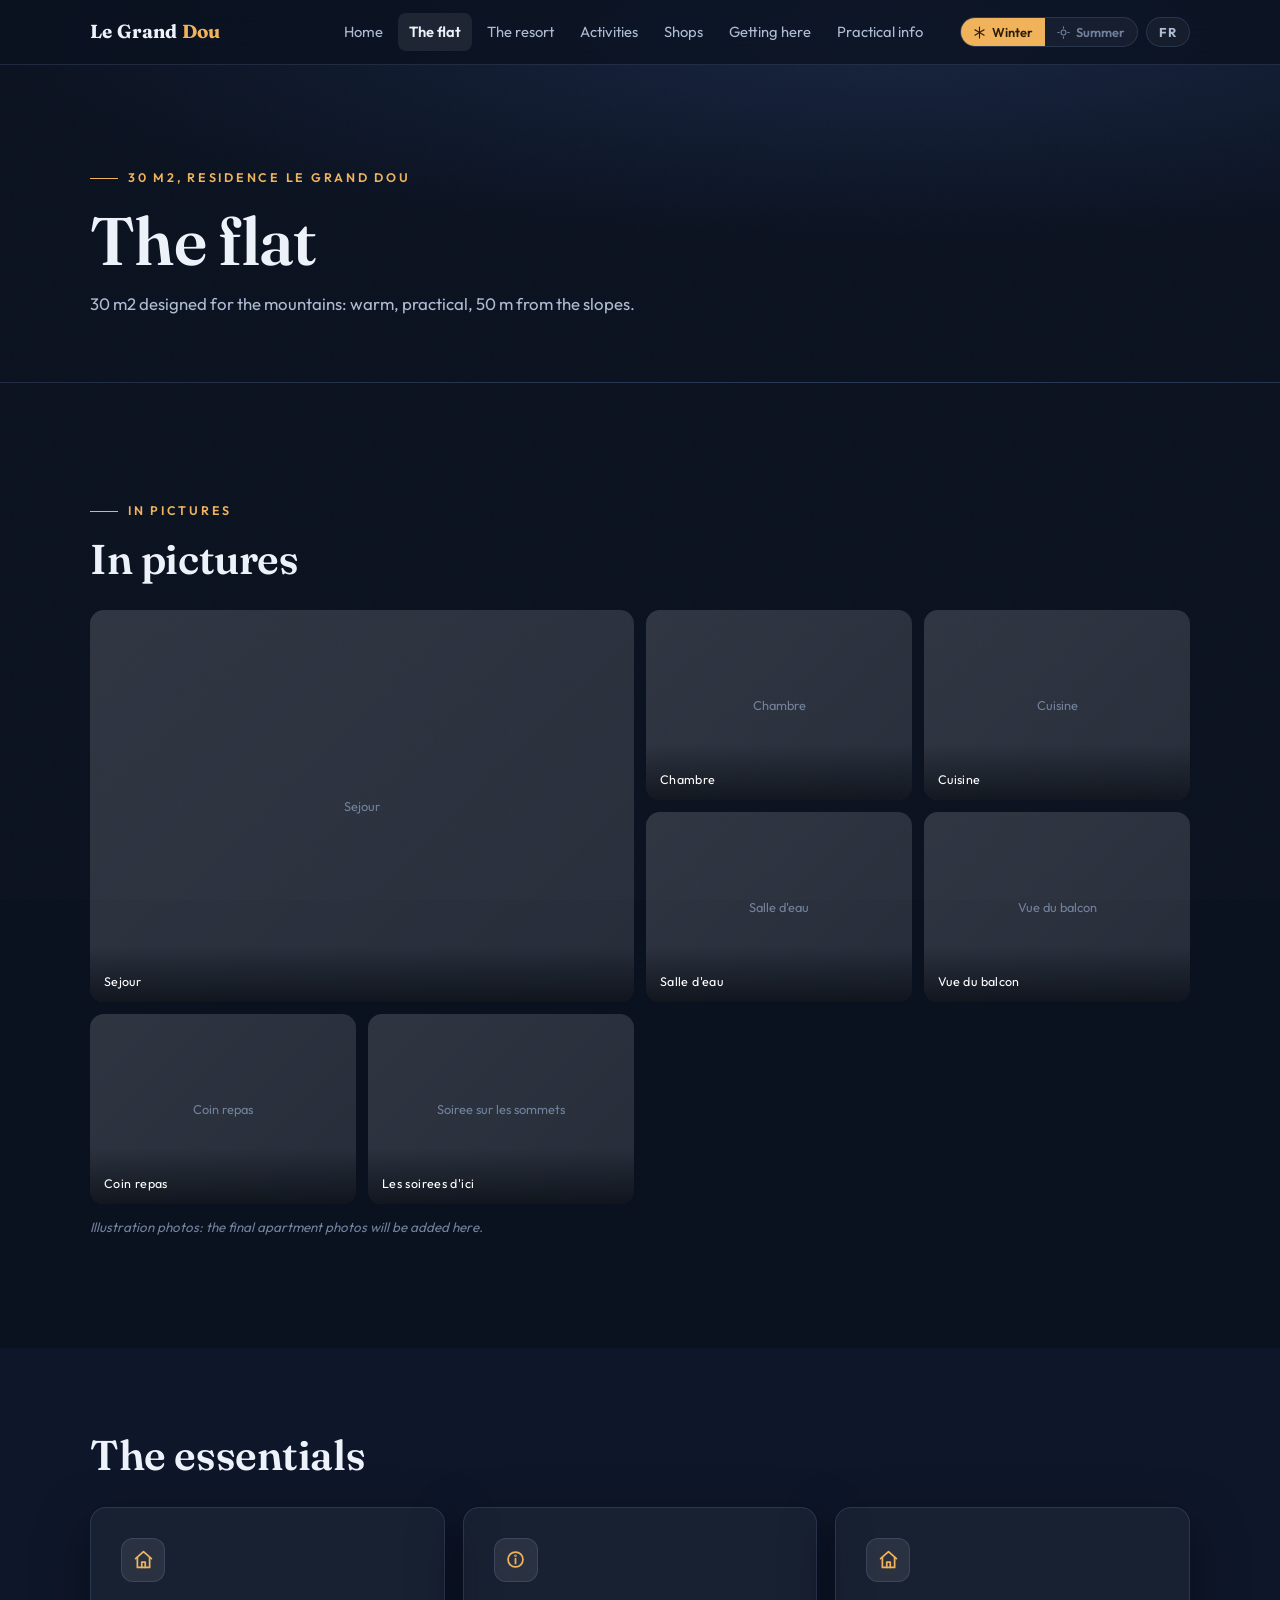
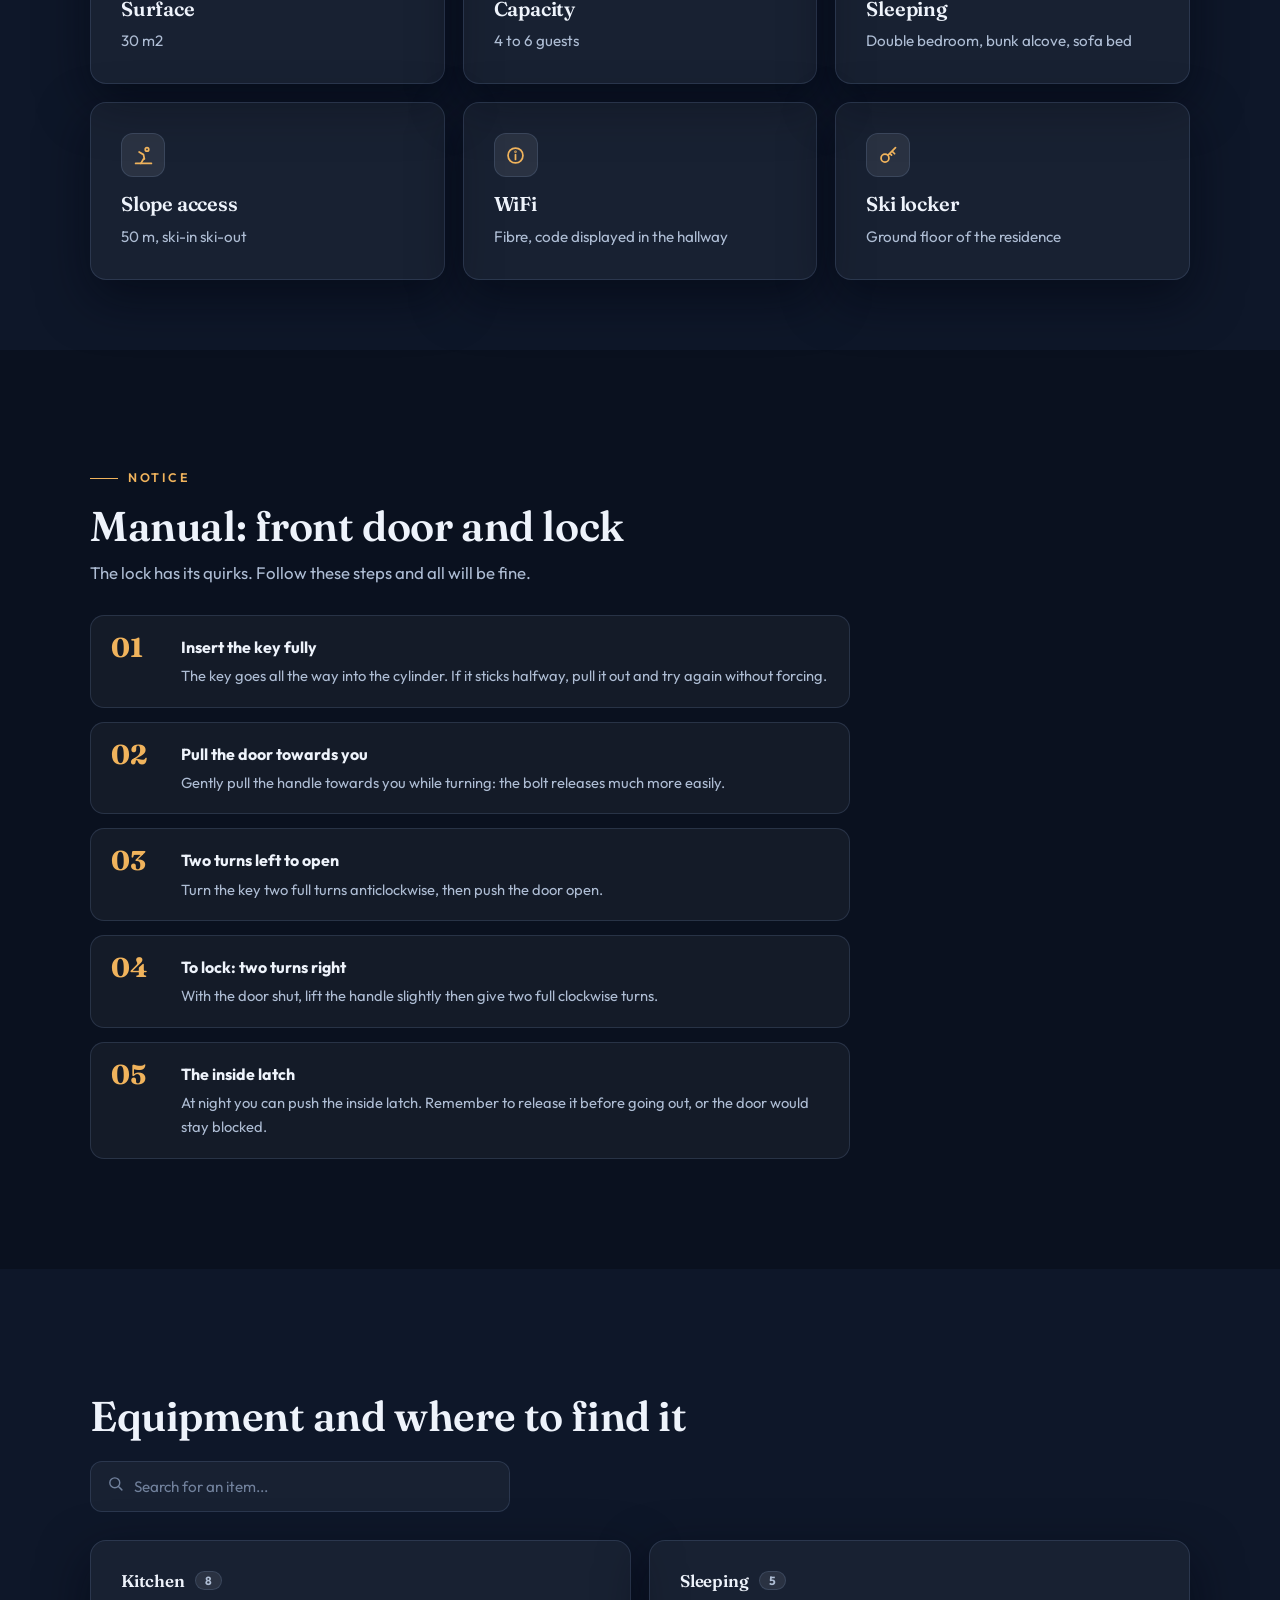
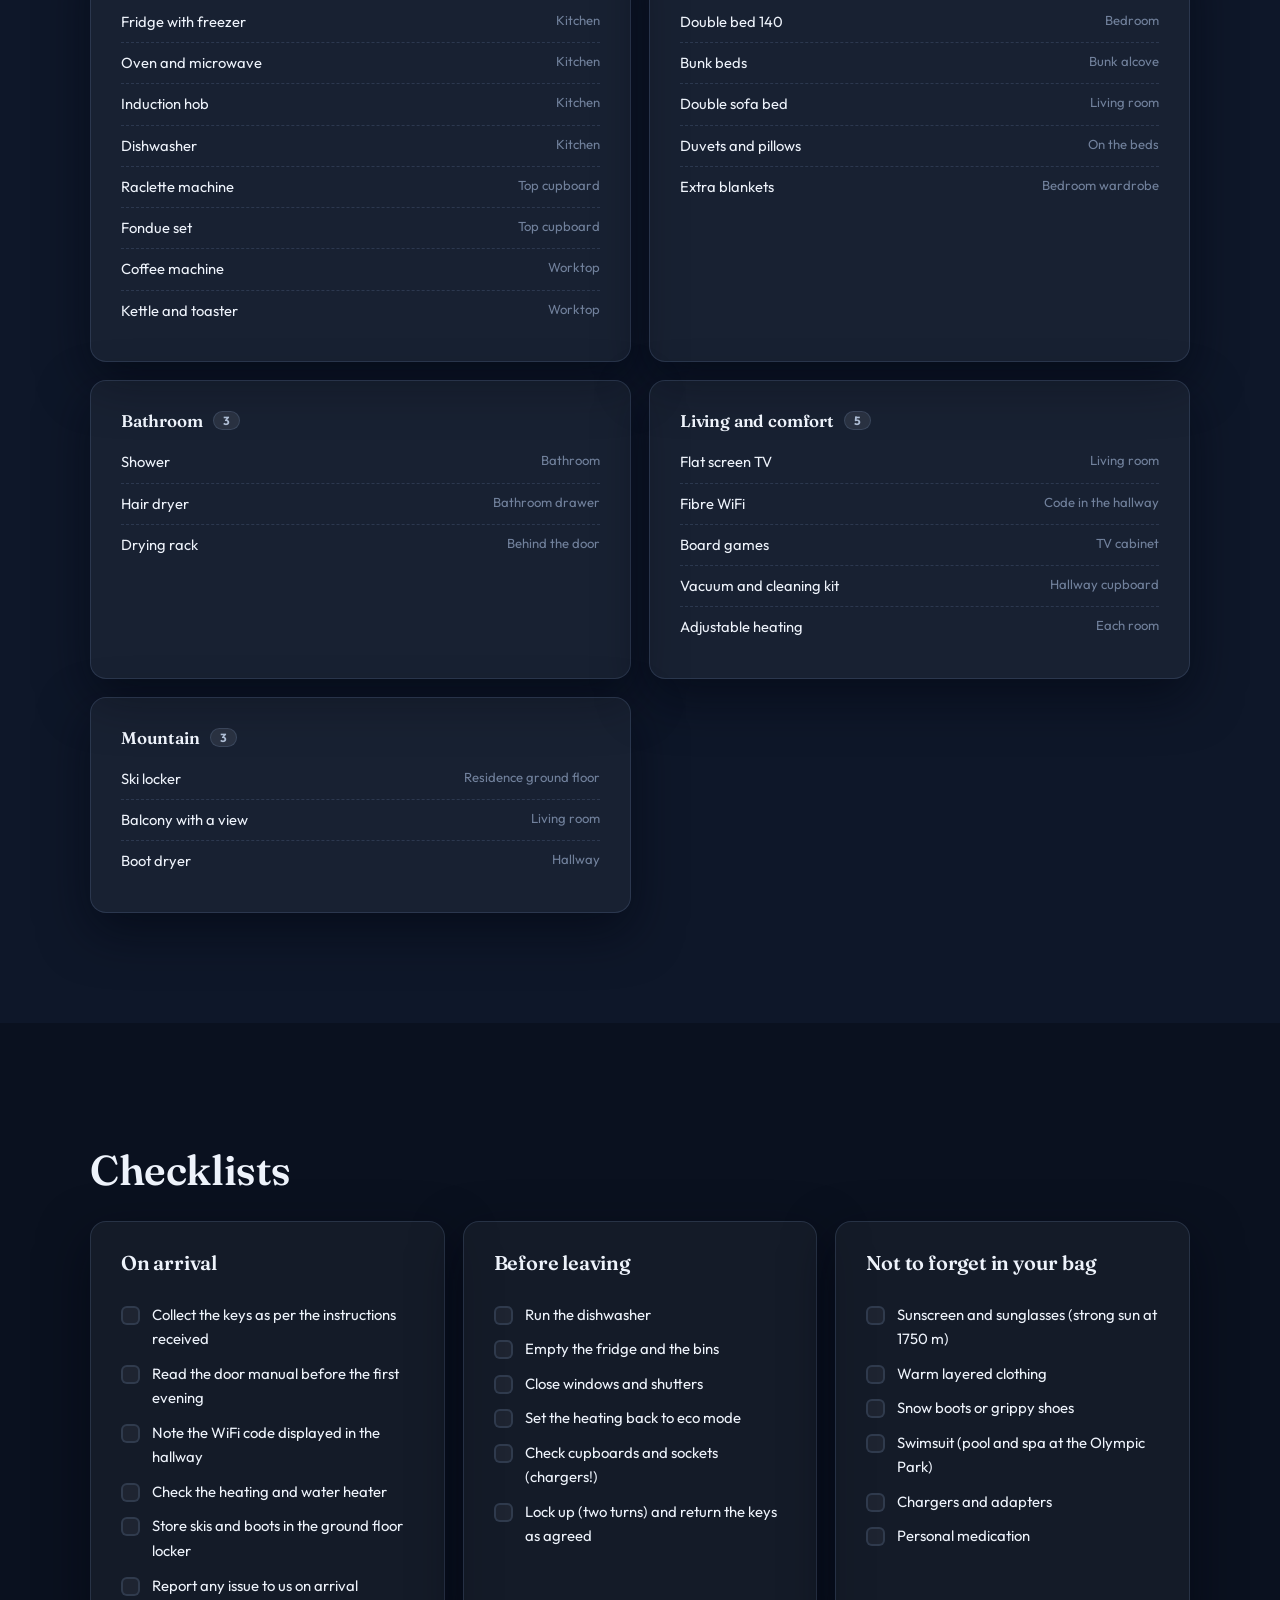
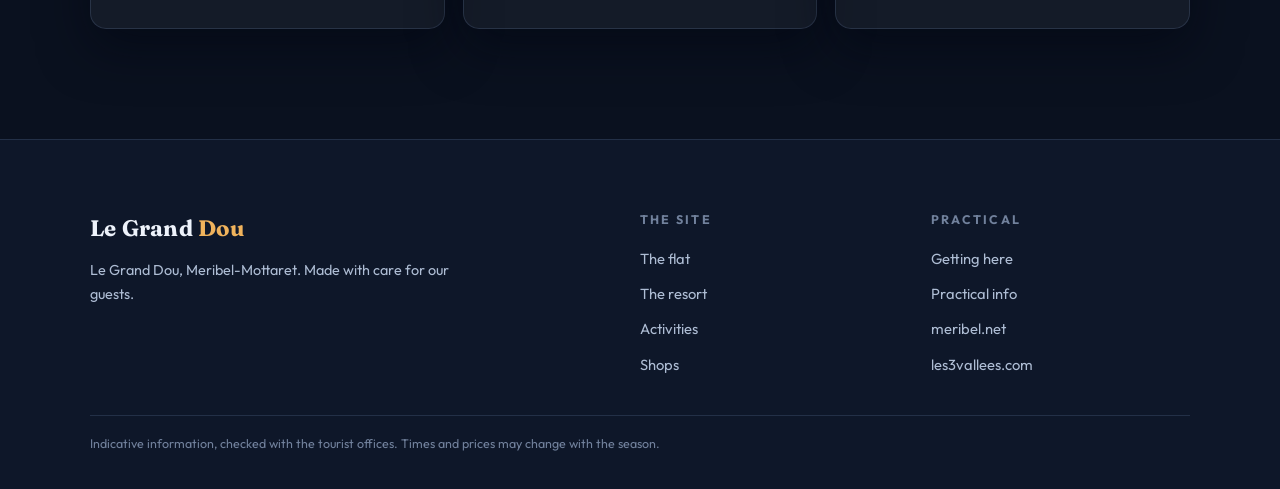
<file: logement.html>
<!DOCTYPE html>
<html lang="fr" data-season="winter">
<head>
<meta charset="UTF-8">
<meta name="viewport" content="width=device-width, initial-scale=1.0">
<title>Le logement : Le Grand Dou, Meribel-Mottaret</title>
<meta name="description" content="L'appartement Le Grand Dou en detail : photos, equipements, notice de la porte, checklists d'arrivee et de depart.">
<link rel="preconnect" href="https://fonts.googleapis.com">
<link rel="preconnect" href="https://fonts.gstatic.com" crossorigin>
<link href="https://fonts.googleapis.com/css2?family=Fraunces:ital,wght@0,300;0,600;0,700;1,300&family=Outfit:wght@300;400;600;700&display=swap" rel="stylesheet">
<link rel="stylesheet" href="assets/style.css">
</head>
<body>

<nav class="nav">
  <div class="nav-inner">
    <a class="brand" href="index.html">Le Grand <em>Dou</em></a>
    <div class="nav-links">
      <a href="index.html" data-i18n="nav.home">Accueil</a>
      <a href="logement.html" data-i18n="nav.flat">Le logement</a>
      <a href="station.html" data-i18n="nav.resort">La station</a>
      <a href="activites.html" data-i18n="nav.activities">Activites</a>
      <a href="commerces.html" data-i18n="nav.shops">Commerces</a>
      <a href="transports.html" data-i18n="nav.transport">Transports</a>
      <a href="infos-pratiques.html" data-i18n="nav.info">Infos pratiques</a>
    </div>
    <div class="nav-tools">
      <div class="season-switch" role="group" aria-label="Saison">
        <button type="button" data-season="winter"><svg viewBox="0 0 24 24" fill="none" stroke="currentColor" stroke-width="2" stroke-linecap="round"><line x1="12" y1="2" x2="12" y2="22"/><line x1="3.5" y1="7" x2="20.5" y2="17"/><line x1="3.5" y1="17" x2="20.5" y2="7"/></svg><span data-i18n="season.winter">Hiver</span></button>
        <button type="button" data-season="summer"><svg viewBox="0 0 24 24" fill="none" stroke="currentColor" stroke-width="2" stroke-linecap="round"><circle cx="12" cy="12" r="4.5"/><line x1="12" y1="1.5" x2="12" y2="4"/><line x1="12" y1="20" x2="12" y2="22.5"/><line x1="1.5" y1="12" x2="4" y2="12"/><line x1="20" y1="12" x2="22.5" y2="12"/></svg><span data-i18n="season.summer">Ete</span></button>
      </div>
      <button class="lang-switch" type="button" aria-label="Switch language">EN</button>
    </div>
    <button class="burger" aria-label="Menu"><span></span><span></span><span></span></button>
  </div>
</nav>

<header class="page-hero">
  <div class="container">
    <span class="eyebrow">30 m2, Residence Le Grand Dou</span>
    <h1 data-i18n="flat.title">Le logement</h1>
    <p class="section-sub" data-i18n="flat.sub"></p>
  </div>
</header>

<section class="section">
  <div class="container">
    <span class="eyebrow" data-i18n="flat.photos.title">En images</span>
    <h2 class="section-title" data-i18n="flat.photos.title">En images</h2>
    <!-- REMPLACEZ CES PHOTOS : mettez vos propres photos de l'appartement
         en gardant les memes balises img (src vers vos fichiers). -->
    <div class="photo-grid mt reveal">
      <div class="ph w2 h2">
        <img src="https://images.unsplash.com/photo-1522708323590-d24dbb6b0267?auto=format&fit=crop&w=1400&q=80" alt="Sejour" data-fallback loading="lazy">
        <span class="cap">Sejour</span>
      </div>
      <div class="ph">
        <img src="https://images.unsplash.com/photo-1505693416388-ac5ce068fe85?auto=format&fit=crop&w=800&q=80" alt="Chambre" data-fallback loading="lazy">
        <span class="cap">Chambre</span>
      </div>
      <div class="ph">
        <img src="https://images.unsplash.com/photo-1556912173-3bb406ef7e77?auto=format&fit=crop&w=800&q=80" alt="Cuisine" data-fallback loading="lazy">
        <span class="cap">Cuisine</span>
      </div>
      <div class="ph">
        <img src="https://images.unsplash.com/photo-1584622650111-993a426fbf0a?auto=format&fit=crop&w=800&q=80" alt="Salle d'eau" data-fallback loading="lazy">
        <span class="cap">Salle d'eau</span>
      </div>
      <div class="ph">
        <img src="https://images.unsplash.com/photo-1469474968028-56623f02e42e?auto=format&fit=crop&w=800&q=80" alt="Vue du balcon" data-fallback loading="lazy">
        <span class="cap">Vue du balcon</span>
      </div>
      <div class="ph">
        <img src="https://images.unsplash.com/photo-1556911220-bff31c812dba?auto=format&fit=crop&w=800&q=80" alt="Coin repas" data-fallback loading="lazy">
        <span class="cap">Coin repas</span>
      </div>
      <div class="ph">
        <img src="https://images.unsplash.com/photo-1501785888041-af3ef285b470?auto=format&fit=crop&w=800&q=80" alt="Soiree sur les sommets" data-fallback loading="lazy">
        <span class="cap">Les soirees d'ici</span>
      </div>
    </div>
    <p class="photo-note" data-i18n="flat.photos.note"></p>
  </div>
</section>

<section class="section tight" style="background:var(--bg-2)">
  <div class="container">
    <h2 class="section-title" data-i18n="flat.feat.title">L'essentiel</h2>
    <div class="grid-3 mt">
      <div class="card reveal">
        <div class="card-icon" data-icon="home"></div>
        <h3 data-i18n="flat.feat.surface">Surface</h3>
        <p>30 m2</p>
      </div>
      <div class="card reveal">
        <div class="card-icon" data-icon="info"></div>
        <h3 data-i18n="flat.feat.cap">Capacite</h3>
        <p data-i18n="flat.feat.cap.v"></p>
      </div>
      <div class="card reveal">
        <div class="card-icon" data-icon="home"></div>
        <h3 data-i18n="flat.feat.rooms">Couchages</h3>
        <p data-i18n="flat.feat.rooms.v"></p>
      </div>
      <div class="card reveal">
        <div class="card-icon" data-icon="ski"></div>
        <h3 data-i18n="flat.feat.ski">Acces pistes</h3>
        <p data-i18n="flat.feat.ski.v"></p>
      </div>
      <div class="card reveal">
        <div class="card-icon" data-icon="info"></div>
        <h3 data-i18n="flat.feat.wifi">WiFi</h3>
        <p data-i18n="flat.feat.wifi.v"></p>
      </div>
      <div class="card reveal">
        <div class="card-icon" data-icon="key"></div>
        <h3 data-i18n="flat.feat.locker">Casier a skis</h3>
        <p data-i18n="flat.feat.locker.v"></p>
      </div>
    </div>
  </div>
</section>

<section class="section">
  <div class="container">
    <span class="eyebrow">Notice</span>
    <h2 class="section-title" data-i18n="flat.door.title">Notice : porte d'entree et verrou</h2>
    <p class="section-sub" data-i18n="flat.door.sub"></p>
    <!-- ADAPTEZ CES ETAPES au fonctionnement reel de votre porte :
         elles se modifient dans assets/data.js, section doorSteps. -->
    <div class="steps mt" id="door-steps"></div>
  </div>
</section>

<section class="section" style="background:var(--bg-2)">
  <div class="container">
    <h2 class="section-title" data-i18n="flat.equip.title">Equipements et ou les trouver</h2>
    <div class="search-box">
      <span data-icon="search"></span>
      <input type="search" id="equip-search" data-i18n-ph="flat.equip.search" placeholder="Rechercher un equipement...">
    </div>
    <div class="grid-2 mt" id="equip-list"></div>
  </div>
</section>

<section class="section">
  <div class="container">
    <h2 class="section-title" data-i18n="flat.check.title">Checklists</h2>
    <div class="grid-3 mt">
      <div class="card reveal">
        <h3 data-i18n="flat.check.arrival">A l'arrivee</h3>
        <ul class="checklist mt" id="check-arrival"></ul>
      </div>
      <div class="card reveal">
        <h3 data-i18n="flat.check.departure">Avant de partir</h3>
        <ul class="checklist mt" id="check-departure"></ul>
      </div>
      <div class="card reveal">
        <h3 data-i18n="flat.check.packing">A ne pas oublier</h3>
        <ul class="checklist mt" id="check-packing"></ul>
      </div>
    </div>
  </div>
</section>

<footer class="footer">
  <div class="container">
    <div class="footer-grid">
      <div>
        <a class="brand" href="index.html">Le Grand <em>Dou</em></a>
        <p data-i18n="footer.tag"></p>
      </div>
      <div>
        <h4 data-i18n="footer.links">Le site</h4>
        <ul>
          <li><a href="logement.html" data-i18n="nav.flat">Le logement</a></li>
          <li><a href="station.html" data-i18n="nav.resort">La station</a></li>
          <li><a href="activites.html" data-i18n="nav.activities">Activites</a></li>
          <li><a href="commerces.html" data-i18n="nav.shops">Commerces</a></li>
        </ul>
      </div>
      <div>
        <h4 data-i18n="footer.practical">Pratique</h4>
        <ul>
          <li><a href="transports.html" data-i18n="nav.transport">Transports</a></li>
          <li><a href="infos-pratiques.html" data-i18n="nav.info">Infos pratiques</a></li>
          <li><a href="https://www.meribel.net" target="_blank" rel="noopener">meribel.net</a></li>
          <li><a href="https://www.les3vallees.com" target="_blank" rel="noopener">les3vallees.com</a></li>
        </ul>
      </div>
    </div>
    <div class="footer-note" data-i18n="footer.note"></div>
  </div>
</footer>

<script src="assets/data.js"></script>
<script src="assets/app.js"></script>
</body>
</html>
</file>
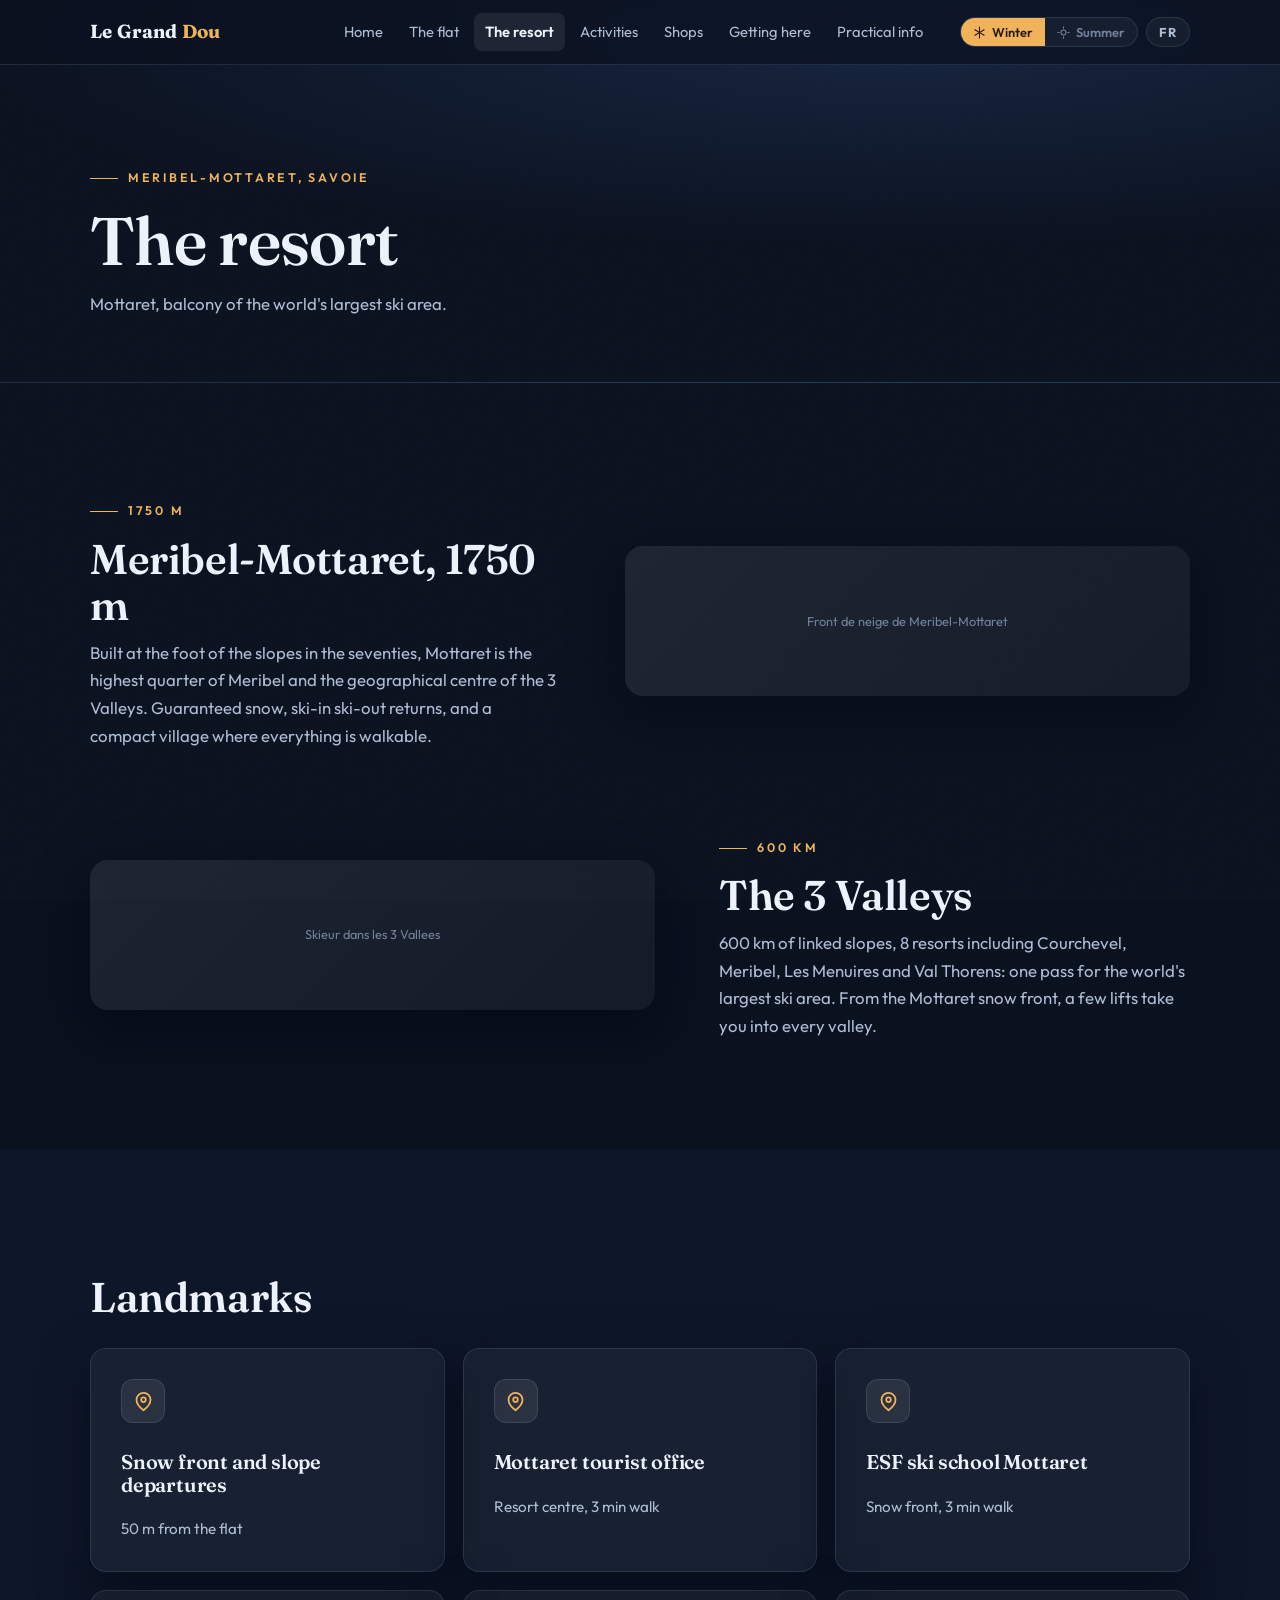
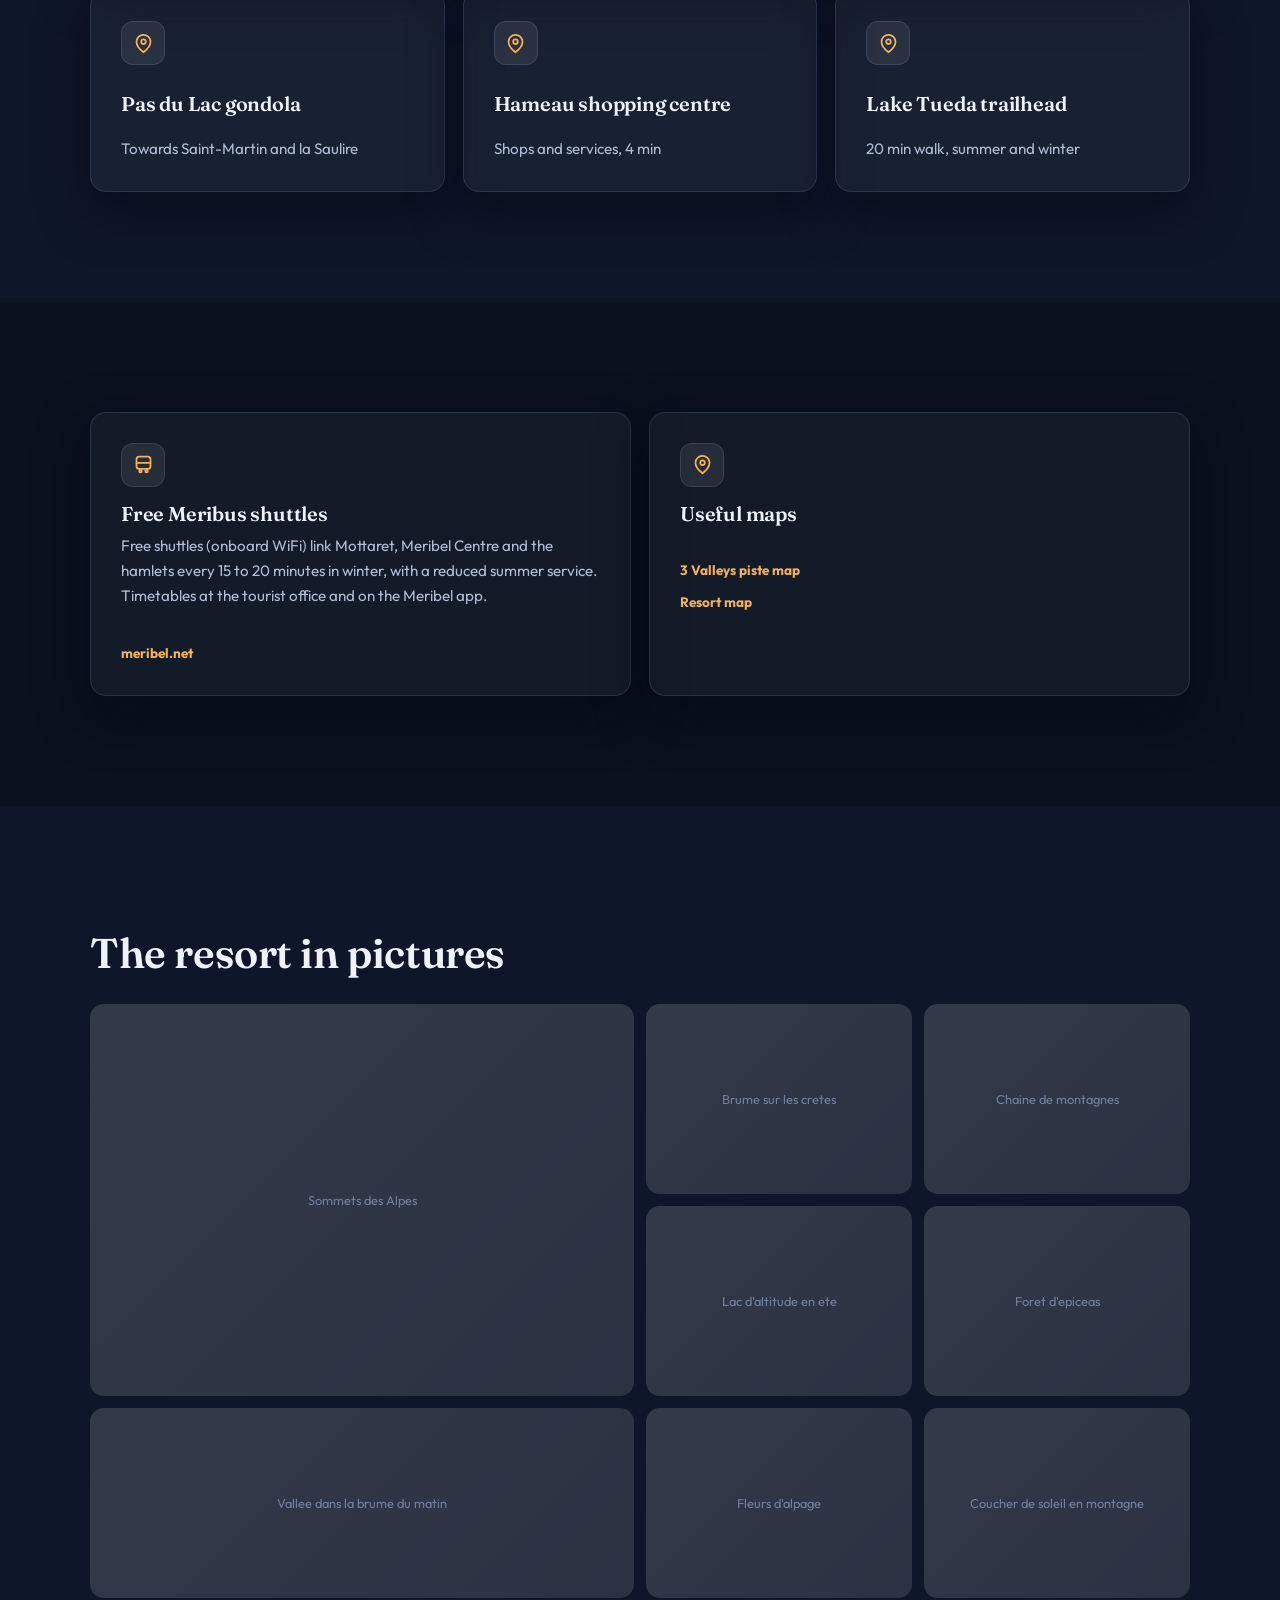
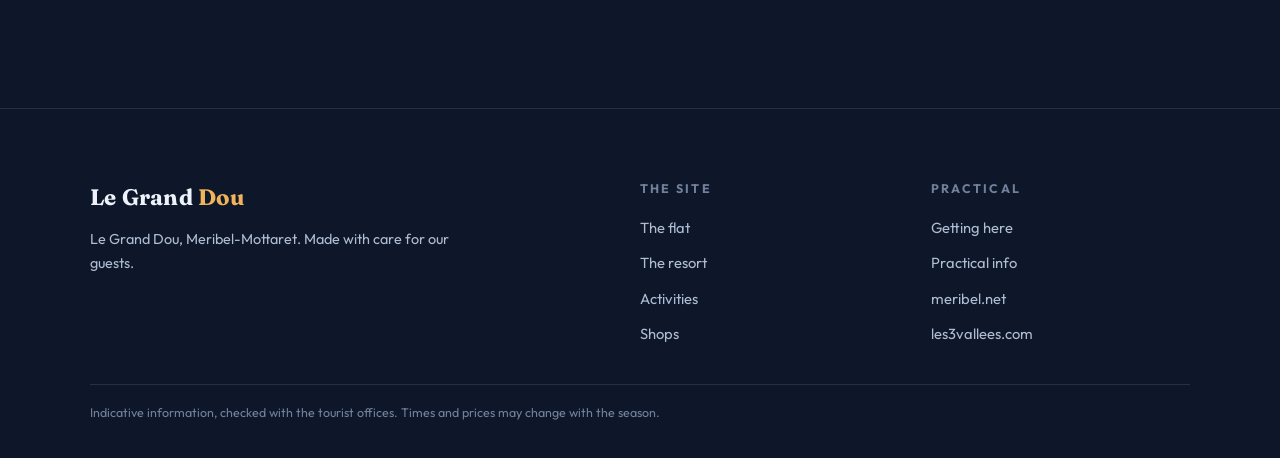
<file: station.html>
<!DOCTYPE html>
<html lang="fr" data-season="winter">
<head>
<meta charset="UTF-8">
<meta name="viewport" content="width=device-width, initial-scale=1.0">
<title>La station : Meribel-Mottaret et les 3 Vallees</title>
<meta name="description" content="Meribel-Mottaret a 1750 m : le quartier le plus haut de Meribel, au centre des 3 Vallees. Reperes, navettes Meribus et plans utiles.">
<link rel="preconnect" href="https://fonts.googleapis.com">
<link rel="preconnect" href="https://fonts.gstatic.com" crossorigin>
<link href="https://fonts.googleapis.com/css2?family=Fraunces:ital,wght@0,300;0,600;0,700;1,300&family=Outfit:wght@300;400;600;700&display=swap" rel="stylesheet">
<link rel="stylesheet" href="assets/style.css">
</head>
<body>

<nav class="nav">
  <div class="nav-inner">
    <a class="brand" href="index.html">Le Grand <em>Dou</em></a>
    <div class="nav-links">
      <a href="index.html" data-i18n="nav.home">Accueil</a>
      <a href="logement.html" data-i18n="nav.flat">Le logement</a>
      <a href="station.html" data-i18n="nav.resort">La station</a>
      <a href="activites.html" data-i18n="nav.activities">Activites</a>
      <a href="commerces.html" data-i18n="nav.shops">Commerces</a>
      <a href="transports.html" data-i18n="nav.transport">Transports</a>
      <a href="infos-pratiques.html" data-i18n="nav.info">Infos pratiques</a>
    </div>
    <div class="nav-tools">
      <div class="season-switch" role="group" aria-label="Saison">
        <button type="button" data-season="winter"><svg viewBox="0 0 24 24" fill="none" stroke="currentColor" stroke-width="2" stroke-linecap="round"><line x1="12" y1="2" x2="12" y2="22"/><line x1="3.5" y1="7" x2="20.5" y2="17"/><line x1="3.5" y1="17" x2="20.5" y2="7"/></svg><span data-i18n="season.winter">Hiver</span></button>
        <button type="button" data-season="summer"><svg viewBox="0 0 24 24" fill="none" stroke="currentColor" stroke-width="2" stroke-linecap="round"><circle cx="12" cy="12" r="4.5"/><line x1="12" y1="1.5" x2="12" y2="4"/><line x1="12" y1="20" x2="12" y2="22.5"/><line x1="1.5" y1="12" x2="4" y2="12"/><line x1="20" y1="12" x2="22.5" y2="12"/></svg><span data-i18n="season.summer">Ete</span></button>
      </div>
      <button class="lang-switch" type="button" aria-label="Switch language">EN</button>
    </div>
    <button class="burger" aria-label="Menu"><span></span><span></span><span></span></button>
  </div>
</nav>

<header class="page-hero">
  <div class="container">
    <span class="eyebrow">Meribel-Mottaret, Savoie</span>
    <h1 data-i18n="resort.title">La station</h1>
    <p class="section-sub" data-i18n="resort.sub"></p>
  </div>
</header>

<section class="section">
  <div class="container">
    <div class="split reveal">
      <div>
        <span class="eyebrow">1750 m</span>
        <h2 class="section-title" data-i18n="resort.mottaret.t">Meribel-Mottaret, 1750 m</h2>
        <p class="section-sub" data-i18n="resort.mottaret.p"></p>
      </div>
      <div class="visual">
        <img src="https://images.unsplash.com/photo-1551524559-8af4e6624178?auto=format&fit=crop&w=1100&q=80" alt="Front de neige de Meribel-Mottaret" data-fallback loading="lazy">
      </div>
    </div>
    <div class="split rev reveal" style="margin-top:clamp(40px,7vw,80px)">
      <div class="visual">
        <img src="https://images.unsplash.com/photo-1605540436563-5bca919ae766?auto=format&fit=crop&w=1100&q=80" alt="Skieur dans les 3 Vallees" data-fallback loading="lazy">
      </div>
      <div>
        <span class="eyebrow">600 km</span>
        <h2 class="section-title" data-i18n="resort.3v.t">Les 3 Vallees</h2>
        <p class="section-sub" data-i18n="resort.3v.p"></p>
      </div>
    </div>
  </div>
</section>

<section class="section" style="background:var(--bg-2)">
  <div class="container">
    <h2 class="section-title" data-i18n="resort.landmarks.t">Points de repere</h2>
    <div class="grid-3 mt" id="landmarks"></div>
  </div>
</section>

<section class="section">
  <div class="container">
    <div class="grid-2">
      <div class="card reveal">
        <div class="card-icon" data-icon="bus"></div>
        <h3 data-i18n="resort.shuttle.t">Navettes gratuites Meribus</h3>
        <p data-i18n="resort.shuttle.p"></p>
        <div class="act-links mt">
          <a href="https://www.meribel.net/informations-pratiques/navettes-meribus/" target="_blank" rel="noopener">meribel.net</a>
        </div>
      </div>
      <div class="card reveal">
        <div class="card-icon" data-icon="pin"></div>
        <h3 data-i18n="resort.map.t">Plans utiles</h3>
        <div class="act-links mt" style="flex-direction:column;align-items:flex-start;gap:10px">
          <a href="https://www.les3vallees.com/fr/plan-des-pistes" target="_blank" rel="noopener" data-i18n="resort.map.pistes">Plan des pistes 3 Vallees</a>
          <a href="https://www.meribel.net" target="_blank" rel="noopener" data-i18n="resort.map.resort">Plan de la station</a>
        </div>
      </div>
    </div>
  </div>
</section>

<section class="section" style="background:var(--bg-2)">
  <div class="container">
    <h2 class="section-title" data-i18n="resort.gallery.t">La station en images</h2>
    <div class="photo-grid mt reveal">
      <div class="ph w2 h2">
        <img src="https://images.unsplash.com/photo-1506905925346-21bda4d32df4?auto=format&fit=crop&w=1400&q=80" alt="Sommets des Alpes" data-fallback loading="lazy">
      </div>
      <div class="ph">
        <img src="https://images.unsplash.com/photo-1454496522488-7a8e488e8606?auto=format&fit=crop&w=800&q=80" alt="Brume sur les cretes" data-fallback loading="lazy">
      </div>
      <div class="ph">
        <img src="https://images.unsplash.com/photo-1464822759023-fed622ff2c3b?auto=format&fit=crop&w=800&q=80" alt="Chaine de montagnes" data-fallback loading="lazy">
      </div>
      <div class="ph">
        <img src="https://images.unsplash.com/photo-1502784444187-359ac186c5bb?auto=format&fit=crop&w=800&q=80" alt="Lac d'altitude en ete" data-fallback loading="lazy">
      </div>
      <div class="ph">
        <img src="https://images.unsplash.com/photo-1441974231531-c6227db76b6e?auto=format&fit=crop&w=800&q=80" alt="Foret d'epiceas" data-fallback loading="lazy">
      </div>
      <div class="ph w2">
        <img src="https://images.unsplash.com/photo-1470071459604-3b5ec3a7fe05?auto=format&fit=crop&w=1200&q=80" alt="Vallee dans la brume du matin" data-fallback loading="lazy">
      </div>
      <div class="ph">
        <img src="https://images.unsplash.com/photo-1416879595882-3373a0480b5b?auto=format&fit=crop&w=800&q=80" alt="Fleurs d'alpage" data-fallback loading="lazy">
      </div>
      <div class="ph">
        <img src="https://images.unsplash.com/photo-1501785888041-af3ef285b470?auto=format&fit=crop&w=800&q=80" alt="Coucher de soleil en montagne" data-fallback loading="lazy">
      </div>
    </div>
  </div>
</section>

<footer class="footer">
  <div class="container">
    <div class="footer-grid">
      <div>
        <a class="brand" href="index.html">Le Grand <em>Dou</em></a>
        <p data-i18n="footer.tag"></p>
      </div>
      <div>
        <h4 data-i18n="footer.links">Le site</h4>
        <ul>
          <li><a href="logement.html" data-i18n="nav.flat">Le logement</a></li>
          <li><a href="station.html" data-i18n="nav.resort">La station</a></li>
          <li><a href="activites.html" data-i18n="nav.activities">Activites</a></li>
          <li><a href="commerces.html" data-i18n="nav.shops">Commerces</a></li>
        </ul>
      </div>
      <div>
        <h4 data-i18n="footer.practical">Pratique</h4>
        <ul>
          <li><a href="transports.html" data-i18n="nav.transport">Transports</a></li>
          <li><a href="infos-pratiques.html" data-i18n="nav.info">Infos pratiques</a></li>
          <li><a href="https://www.meribel.net" target="_blank" rel="noopener">meribel.net</a></li>
          <li><a href="https://www.les3vallees.com" target="_blank" rel="noopener">les3vallees.com</a></li>
        </ul>
      </div>
    </div>
    <div class="footer-note" data-i18n="footer.note"></div>
  </div>
</footer>

<script src="assets/data.js"></script>
<script src="assets/app.js"></script>
</body>
</html>
</file>
<file: assets/style.css>
/* ============================================================
   LE GRAND DOU : feuille de style commune
   Deux directions artistiques completes :
   [data-season="winter"] nuit alpine, glace et lumiere de chalet
   [data-season="summer"] alpage clair, pin, ciel et soleil
   ============================================================ */

* { margin: 0; padding: 0; box-sizing: border-box; }

:root {
  --font-display: "Fraunces", Georgia, serif;
  --font-body: "Outfit", system-ui, sans-serif;
  --max-w: 1180px;
  --ease: cubic-bezier(0.22, 1, 0.36, 1);
}

/* ---------- THEME HIVER (defaut) ---------- */
html[data-season="winter"] {
  --bg: #0a111f;
  --bg-2: #0e1729;
  --surface: rgba(255, 255, 255, 0.045);
  --surface-2: rgba(255, 255, 255, 0.08);
  --line: rgba(165, 200, 255, 0.14);
  --ink: #eef3fb;
  --ink-2: #aebdd4;
  --ink-3: #71819c;
  --accent: #8fd0ff;
  --accent-2: #f0b35c;
  --accent-2-ink: #2a1c08;
  --hero-grad: radial-gradient(120% 90% at 70% 10%, #16243f 0%, #0a111f 60%);
  --card-shadow: 0 18px 50px rgba(2, 6, 16, 0.55);
  --chip-on: #f0b35c;
  --chip-on-ink: #2a1c08;
}

/* ---------- THEME ETE ---------- */
html[data-season="summer"] {
  --bg: #f3efe4;
  --bg-2: #eae4d2;
  --surface: rgba(34, 51, 38, 0.05);
  --surface-2: rgba(34, 51, 38, 0.09);
  --line: rgba(34, 51, 38, 0.16);
  --ink: #1e2a21;
  --ink-2: #46584a;
  --ink-3: #6f7f6f;
  --accent: #2e7bb5;
  --accent-2: #c4731f;
  --accent-2-ink: #fff7ea;
  --hero-grad: radial-gradient(120% 90% at 70% 8%, #dceefb 0%, #f3efe4 65%);
  --card-shadow: 0 14px 36px rgba(46, 58, 42, 0.14);
  --chip-on: #2f6b3f;
  --chip-on-ink: #f3efe4;
}

html { scroll-behavior: smooth; }

body {
  font-family: var(--font-body);
  background: var(--bg);
  color: var(--ink);
  line-height: 1.65;
  overflow-x: hidden;
  transition: background 0.6s var(--ease), color 0.6s var(--ease);
}

/* grain global, discret */
body::after {
  content: "";
  position: fixed; inset: 0;
  pointer-events: none; z-index: 4;
  opacity: 0.05;
  background-image: url("data:image/svg+xml,%3Csvg xmlns='http://www.w3.org/2000/svg' width='160' height='160'%3E%3Cfilter id='n'%3E%3CfeTurbulence type='fractalNoise' baseFrequency='0.9' numOctaves='2'/%3E%3C/filter%3E%3Crect width='160' height='160' filter='url(%23n)' opacity='0.6'/%3E%3C/svg%3E");
}

img { max-width: 100%; display: block; }
a { color: inherit; }

h1, h2, h3 { font-family: var(--font-display); font-weight: 600; line-height: 1.12; letter-spacing: -0.01em; }

.container { max-width: var(--max-w); margin: 0 auto; padding: 0 clamp(18px, 4vw, 40px); }

.section { padding: clamp(56px, 9vw, 110px) 0; }
.section.tight { padding: clamp(36px, 6vw, 70px) 0; }

.eyebrow {
  display: inline-flex; align-items: center; gap: 10px;
  font-size: 0.78rem; letter-spacing: 0.22em; text-transform: uppercase;
  color: var(--accent-2); font-weight: 600;
}
.eyebrow::before { content: ""; width: 28px; height: 1px; background: var(--accent-2); }

.section-title { font-size: clamp(1.7rem, 3.6vw, 2.6rem); margin: 14px 0 10px; }
.section-sub { color: var(--ink-2); max-width: 640px; font-size: 1.05rem; }

/* ---------- NAV ---------- */
.nav {
  position: fixed; top: 0; left: 0; right: 0; z-index: 50;
  backdrop-filter: blur(14px); -webkit-backdrop-filter: blur(14px);
  border-bottom: 1px solid var(--line);
  transition: background 0.4s var(--ease);
}
html[data-season="winter"] .nav { background: rgba(10, 17, 31, 0.72); }
html[data-season="summer"] .nav { background: rgba(243, 239, 228, 0.78); }

.nav-inner {
  max-width: var(--max-w); margin: 0 auto;
  padding: 0 clamp(18px, 4vw, 40px);
  height: 64px; display: flex; align-items: center; gap: 18px;
}
.brand {
  font-family: var(--font-display); font-size: 1.18rem; font-weight: 700;
  text-decoration: none; letter-spacing: 0.01em; white-space: nowrap;
}
.brand em { font-style: normal; color: var(--accent-2); }

.nav-links { display: flex; gap: 4px; margin-left: auto; align-items: center; }
.nav-links a {
  text-decoration: none; font-size: 0.92rem; color: var(--ink-2);
  padding: 7px 11px; border-radius: 8px; transition: color 0.2s, background 0.2s;
  white-space: nowrap;
}
.nav-links a:hover { color: var(--ink); background: var(--surface-2); }
.nav-links a.active { color: var(--ink); background: var(--surface-2); font-weight: 600; }

.nav-tools { display: flex; align-items: center; gap: 8px; margin-left: 8px; }

/* interrupteur saison */
.season-switch {
  display: flex; border: 1px solid var(--line); border-radius: 999px;
  overflow: hidden; background: var(--surface);
}
.season-switch button {
  border: 0; background: transparent; color: var(--ink-3);
  font-family: var(--font-body); font-size: 0.8rem; font-weight: 600;
  padding: 6px 12px; cursor: pointer; display: flex; align-items: center; gap: 6px;
  transition: background 0.25s, color 0.25s;
}
.season-switch button.on { background: var(--chip-on); color: var(--chip-on-ink); }
.season-switch svg { width: 13px; height: 13px; }

.lang-switch {
  border: 1px solid var(--line); background: var(--surface); color: var(--ink-2);
  border-radius: 999px; padding: 6px 12px; font-size: 0.8rem; font-weight: 700;
  cursor: pointer; font-family: var(--font-body); letter-spacing: 0.06em;
}
.lang-switch:hover { color: var(--ink); }

/* burger mobile */
.burger { display: none; border: 0; background: transparent; cursor: pointer; padding: 8px; margin-left: auto; }
.burger span { display: block; width: 22px; height: 2px; background: var(--ink); margin: 5px 0; transition: 0.3s; }

@media (max-width: 1020px) {
  .nav-links {
    position: fixed; top: 64px; right: 0; bottom: 0; width: min(320px, 84vw);
    flex-direction: column; align-items: stretch; padding: 18px;
    border-left: 1px solid var(--line);
    transform: translateX(100%); transition: transform 0.35s var(--ease);
    margin-left: 0;
  }
  html[data-season="winter"] .nav-links { background: #0c1424; }
  html[data-season="summer"] .nav-links { background: #efe9d9; }
  .nav-links.open { transform: translateX(0); }
  .nav-links a { padding: 13px 14px; font-size: 1.02rem; }
  .burger { display: block; }
  .nav-tools { margin-left: auto; }
  .burger { margin-left: 4px; }
}

/* ---------- HERO (accueil) ---------- */
.hero {
  position: relative; min-height: 100svh; display: flex; align-items: flex-end;
  background: var(--hero-grad); overflow: hidden;
}
#hero-canvas { position: absolute; inset: 0; width: 100%; height: 100%; display: block; touch-action: pan-y; }
.hero-fallback { position: absolute; inset: 0; background: var(--hero-grad); display: none; }

.hero-content {
  position: relative; z-index: 2; width: 100%;
  max-width: var(--max-w); margin: 0 auto;
  padding: 0 clamp(18px, 4vw, 40px) clamp(56px, 9vh, 110px);
  pointer-events: none;
}
.hero-content > * { pointer-events: auto; }

.hero h1 {
  font-size: clamp(3rem, 9vw, 6.4rem); font-weight: 700;
  margin: 16px 0 14px; max-width: 12ch;
}
.hero h1 .thin { font-weight: 300; font-style: italic; }
.hero-sub { max-width: 520px; color: var(--ink-2); font-size: clamp(1rem, 1.6vw, 1.18rem); }
html[data-season="winter"] .hero h1 { text-shadow: 0 2px 24px rgba(4, 8, 18, 0.55); }
html[data-season="winter"] .hero-sub { color: #dce6f6; text-shadow: 0 1px 14px rgba(4, 8, 18, 0.75); }
html[data-season="summer"] .hero-sub { color: #2e3d31; }
.hero .btn-ghost { backdrop-filter: blur(10px); -webkit-backdrop-filter: blur(10px); }
html[data-season="winter"] .hero .btn-ghost { background: rgba(10, 17, 31, 0.45); border-color: rgba(165, 200, 255, 0.3); }
html[data-season="summer"] .hero .btn-ghost { background: rgba(243, 239, 228, 0.55); border-color: rgba(34, 51, 38, 0.25); }

.hero-ctas { display: flex; gap: 14px; margin-top: 30px; flex-wrap: wrap; }

.hero-hint {
  position: absolute; right: clamp(18px, 4vw, 44px); bottom: 26px; z-index: 2;
  font-size: 0.78rem; letter-spacing: 0.14em; text-transform: uppercase;
  color: var(--ink-3); display: flex; align-items: center; gap: 8px;
}
.hero-hint::before { content: ""; width: 34px; height: 1px; background: var(--ink-3); }

/* heros internes */
.page-hero {
  position: relative; padding: calc(64px + clamp(48px, 9vw, 96px)) 0 clamp(36px, 6vw, 64px);
  background: var(--hero-grad); border-bottom: 1px solid var(--line);
  overflow: hidden;
}
.page-hero h1 { font-size: clamp(2.4rem, 6vw, 4.2rem); margin: 14px 0 12px; }
.page-hero .ridge {
  position: absolute; left: 0; right: 0; bottom: -2px; height: 90px;
  pointer-events: none; opacity: 0.5;
}

/* ---------- BOUTONS ---------- */
.btn {
  display: inline-flex; align-items: center; gap: 9px;
  padding: 13px 22px; border-radius: 10px; text-decoration: none;
  font-weight: 600; font-size: 0.95rem; border: 1px solid transparent;
  cursor: pointer; font-family: var(--font-body);
  transition: transform 0.2s var(--ease), box-shadow 0.2s, background 0.2s;
}
.btn:active { transform: translateY(1px); }
.btn-primary { background: var(--accent-2); color: var(--accent-2-ink); box-shadow: 0 8px 26px rgba(0,0,0,0.25); }
.btn-primary:hover { transform: translateY(-2px); }
.btn-ghost { border-color: var(--line); color: var(--ink); background: var(--surface); }
.btn-ghost:hover { background: var(--surface-2); }
.btn svg { width: 15px; height: 15px; }

/* ---------- CARTES ---------- */
.card {
  background: var(--surface); border: 1px solid var(--line);
  border-radius: 16px; padding: clamp(20px, 3vw, 30px);
  box-shadow: var(--card-shadow);
  transition: transform 0.3s var(--ease), border-color 0.3s;
}
a.card { text-decoration: none; display: block; }
.card:hover { transform: translateY(-4px); border-color: var(--accent-2); }
.card h3 { font-size: 1.25rem; margin-bottom: 8px; }
.card p { color: var(--ink-2); font-size: 0.95rem; }

.grid-3 { display: grid; grid-template-columns: repeat(3, 1fr); gap: 18px; }
.grid-2 { display: grid; grid-template-columns: repeat(2, 1fr); gap: 18px; }
@media (max-width: 900px) { .grid-3 { grid-template-columns: 1fr 1fr; } }
@media (max-width: 620px) { .grid-3, .grid-2 { grid-template-columns: 1fr; } }

.card-icon {
  width: 44px; height: 44px; border-radius: 12px;
  display: flex; align-items: center; justify-content: center;
  background: var(--surface-2); border: 1px solid var(--line);
  margin-bottom: 16px; color: var(--accent-2);
}
.card-icon svg { width: 21px; height: 21px; }
.card-go { margin-top: 14px; font-size: 0.85rem; font-weight: 700; color: var(--accent-2); letter-spacing: 0.04em; }

/* ---------- STATS BANDEAU ---------- */
.stats { display: grid; grid-template-columns: repeat(4, 1fr); gap: 14px; }
@media (max-width: 760px) { .stats { grid-template-columns: 1fr 1fr; } }
.stat { border-left: 2px solid var(--accent-2); padding: 6px 0 6px 18px; }
.stat b { display: block; font-family: var(--font-display); font-size: clamp(1.9rem, 3.4vw, 2.7rem); font-weight: 700; line-height: 1; }
.stat span { color: var(--ink-3); font-size: 0.86rem; }

/* ---------- CHIPS DE FILTRE ---------- */
.chips { display: flex; gap: 8px; flex-wrap: wrap; margin: 26px 0 6px; }
.chip {
  border: 1px solid var(--line); background: var(--surface); color: var(--ink-2);
  padding: 8px 16px; border-radius: 999px; font-size: 0.86rem; font-weight: 600;
  cursor: pointer; font-family: var(--font-body); transition: 0.2s;
}
.chip:hover { color: var(--ink); border-color: var(--ink-3); }
.chip.on { background: var(--chip-on); color: var(--chip-on-ink); border-color: transparent; }

/* ---------- CARTES ACTIVITE / COMMERCE ---------- */
.act-card { display: flex; flex-direction: column; gap: 12px; }
.act-img {
  margin: calc(-1 * clamp(20px, 3vw, 30px)) calc(-1 * clamp(20px, 3vw, 30px)) 4px;
  height: 175px; overflow: hidden;
  border-radius: 16px 16px 0 0;
  border-bottom: 1px solid var(--line);
}
.act-img img { width: 100%; height: 100%; object-fit: cover; transition: transform 0.6s var(--ease); }
.act-card:hover .act-img img { transform: scale(1.05); }

/* bandeau d'images simple */
.banner-strip { display: grid; grid-template-columns: repeat(3, 1fr); gap: 12px; }
@media (max-width: 700px) { .banner-strip { grid-template-columns: 1fr; } }
.banner-strip .ph { border-radius: 14px; overflow: hidden; height: 200px; background: var(--surface-2); }
.banner-strip img { width: 100%; height: 100%; object-fit: cover; transition: transform 0.6s var(--ease); }
.banner-strip .ph:hover img { transform: scale(1.045); }
.act-card .act-head { display: flex; justify-content: space-between; align-items: baseline; gap: 10px; }
.act-card .badge {
  font-size: 0.7rem; font-weight: 700; letter-spacing: 0.12em; text-transform: uppercase;
  color: var(--accent); white-space: nowrap;
}
.act-meta { display: flex; flex-direction: column; gap: 7px; font-size: 0.88rem; color: var(--ink-2); }
.act-meta b { color: var(--ink); font-weight: 600; }
.act-meta .row { display: flex; gap: 8px; align-items: baseline; }
.act-meta .row svg { width: 13px; height: 13px; flex: none; transform: translateY(2px); color: var(--accent-2); }
.act-tip {
  border-left: 2px solid var(--accent); padding: 4px 0 4px 14px;
  font-size: 0.88rem; color: var(--ink-2); font-style: italic;
}
.act-links { display: flex; gap: 16px; margin-top: auto; padding-top: 6px; }
.act-links a { font-size: 0.85rem; font-weight: 700; color: var(--accent-2); text-decoration: none; }
.act-links a:hover { text-decoration: underline; }

.walk-pill {
  display: inline-flex; align-items: center; gap: 6px;
  font-size: 0.78rem; font-weight: 700; color: var(--accent);
  white-space: nowrap;
}
.walk-pill svg { width: 13px; height: 13px; }

/* ---------- PHOTOS ---------- */
.photo-grid { display: grid; grid-template-columns: repeat(4, 1fr); grid-auto-rows: 190px; gap: 12px; }
.photo-grid .ph { border-radius: 14px; overflow: hidden; position: relative; background: var(--surface-2); }
.photo-grid .ph.w2 { grid-column: span 2; }
.photo-grid .ph.h2 { grid-row: span 2; }
.photo-grid img { width: 100%; height: 100%; object-fit: cover; transition: transform 0.6s var(--ease); }
.photo-grid .ph:hover img { transform: scale(1.045); }
.photo-grid .cap {
  position: absolute; left: 0; right: 0; bottom: 0; padding: 26px 14px 10px;
  font-size: 0.78rem; color: #fff; letter-spacing: 0.03em;
  background: linear-gradient(transparent, rgba(8, 12, 20, 0.75));
}
@media (max-width: 760px) { .photo-grid { grid-template-columns: 1fr 1fr; grid-auto-rows: 150px; } }
.photo-note { margin-top: 12px; font-size: 0.84rem; color: var(--ink-3); font-style: italic; }

/* ---------- NOTICE PORTE (etapes) ---------- */
.steps { counter-reset: step; display: grid; gap: 14px; max-width: 760px; }
.step {
  display: grid; grid-template-columns: 52px 1fr; gap: 18px;
  background: var(--surface); border: 1px solid var(--line);
  border-radius: 14px; padding: 18px 20px;
}
.step::before {
  counter-increment: step; content: counter(step, decimal-leading-zero);
  font-family: var(--font-display); font-size: 1.7rem; font-weight: 700;
  color: var(--accent-2); line-height: 1;
}
.step h4 { font-family: var(--font-body); font-size: 1rem; font-weight: 700; margin-bottom: 4px; }
.step p { font-size: 0.92rem; color: var(--ink-2); }

/* ---------- EQUIPEMENTS ---------- */
.search-box {
  display: flex; align-items: center; gap: 10px;
  border: 1px solid var(--line); background: var(--surface);
  border-radius: 12px; padding: 11px 16px; max-width: 420px; margin-top: 22px;
}
.search-box svg { width: 17px; height: 17px; color: var(--ink-3); flex: none; }
.search-box input {
  flex: 1; background: transparent; border: 0; outline: 0;
  color: var(--ink); font-family: var(--font-body); font-size: 0.95rem;
}
.search-box input::placeholder { color: var(--ink-3); }

.equip-cat h3 {
  font-size: 1.06rem; display: flex; align-items: center; gap: 10px; margin-bottom: 12px;
}
.equip-cat h3 .count {
  font-family: var(--font-body); font-size: 0.74rem; font-weight: 700;
  background: var(--surface-2); border: 1px solid var(--line);
  padding: 2px 9px; border-radius: 999px; color: var(--ink-2);
}
.equip-cat ul { list-style: none; }
.equip-cat li {
  display: flex; justify-content: space-between; gap: 14px;
  padding: 8px 0; border-bottom: 1px dashed var(--line); font-size: 0.92rem;
}
.equip-cat li:last-child { border-bottom: 0; }
.equip-cat li .loc { color: var(--ink-3); font-size: 0.82rem; white-space: nowrap; }

/* ---------- CHECKLISTS ---------- */
.checklist { list-style: none; display: grid; gap: 10px; }
.checklist li { display: flex; gap: 12px; align-items: flex-start; font-size: 0.93rem; }
.checklist input[type="checkbox"] {
  appearance: none; -webkit-appearance: none; flex: none;
  width: 19px; height: 19px; margin-top: 3px; cursor: pointer;
  border: 2px solid var(--line); border-radius: 6px; background: var(--surface);
  display: grid; place-content: center; transition: 0.2s;
}
.checklist input[type="checkbox"]:checked { background: var(--accent-2); border-color: var(--accent-2); }
.checklist input[type="checkbox"]:checked::after {
  content: ""; width: 9px; height: 5px;
  border-left: 2px solid var(--accent-2-ink); border-bottom: 2px solid var(--accent-2-ink);
  transform: rotate(-45deg) translateY(-1px);
}
.checklist input:checked + label { color: var(--ink-3); text-decoration: line-through; }
.checklist label { cursor: pointer; }

/* ---------- TRANSPORTS ---------- */
.addr-card {
  display: flex; flex-wrap: wrap; align-items: center; gap: 18px;
  background: var(--surface); border: 1px solid var(--accent-2);
  border-radius: 16px; padding: clamp(20px, 3vw, 28px);
}
.addr-card .addr { font-family: var(--font-display); font-size: clamp(1.05rem, 2.2vw, 1.4rem); flex: 1; min-width: 240px; }

.mode-card { display: flex; flex-direction: column; gap: 12px; }
.mode-card .mode-head { display: flex; align-items: center; gap: 14px; }
.mode-card .mode-head h3 { font-size: 1.2rem; }

/* ---------- URGENCES ---------- */
.emg-grid { display: grid; grid-template-columns: repeat(auto-fit, minmax(210px, 1fr)); gap: 14px; }
.emg {
  background: var(--surface); border: 1px solid var(--line); border-radius: 14px;
  overflow: hidden; text-align: left;
}
.emg-img { height: 130px; overflow: hidden; }
.emg-img img { width: 100%; height: 100%; object-fit: cover; transition: transform 0.6s var(--ease); }
.emg:hover .emg-img img { transform: scale(1.05); }
.emg > b.num { display: block; padding: 16px 20px 0; }
.emg > .t { display: block; padding: 0 20px; }
.emg > p { display: block; padding: 0 20px 16px; }
.emg b.num {
  font-family: var(--font-display); font-size: 2.2rem; font-weight: 700;
  color: var(--accent-2); line-height: 1;
}
.emg .t { font-weight: 700; margin: 8px 0 3px; font-size: 0.95rem; }
.emg p { font-size: 0.84rem; color: var(--ink-2); }

/* ---------- SPLITS EDITORIAUX ---------- */
.split { display: grid; grid-template-columns: 5fr 6fr; gap: clamp(24px, 5vw, 64px); align-items: center; }
.split.rev { grid-template-columns: 6fr 5fr; }
@media (max-width: 860px) { .split, .split.rev { grid-template-columns: 1fr; } }
.split .visual { border-radius: 18px; overflow: hidden; box-shadow: var(--card-shadow); position: relative; }
.split .visual img { width: 100%; height: 100%; object-fit: cover; aspect-ratio: 4 / 3; }

/* ---------- FOOTER ---------- */
.footer { border-top: 1px solid var(--line); padding: clamp(40px, 7vw, 70px) 0 34px; background: var(--bg-2); }
.footer-grid { display: grid; grid-template-columns: 2fr 1fr 1fr; gap: 32px; }
@media (max-width: 760px) { .footer-grid { grid-template-columns: 1fr; } }
.footer .brand { font-size: 1.4rem; }
.footer p { color: var(--ink-2); font-size: 0.9rem; max-width: 380px; margin-top: 12px; }
.footer h4 { font-family: var(--font-body); font-size: 0.78rem; letter-spacing: 0.18em; text-transform: uppercase; color: var(--ink-3); margin-bottom: 14px; }
.footer ul { list-style: none; display: grid; gap: 9px; }
.footer ul a { text-decoration: none; color: var(--ink-2); font-size: 0.92rem; }
.footer ul a:hover { color: var(--ink); }
.footer-note { margin-top: 38px; padding-top: 18px; border-top: 1px solid var(--line); color: var(--ink-3); font-size: 0.78rem; }

/* ---------- REVEALS ---------- */
.reveal { opacity: 0; transform: translateY(26px); transition: opacity 0.7s var(--ease), transform 0.7s var(--ease); }
.reveal.vis { opacity: 1; transform: none; }
@media (prefers-reduced-motion: reduce) {
  .reveal { opacity: 1; transform: none; transition: none; }
}

/* utilitaire */
.mt { margin-top: 28px; }
.hidden { display: none !important; }
</file>
